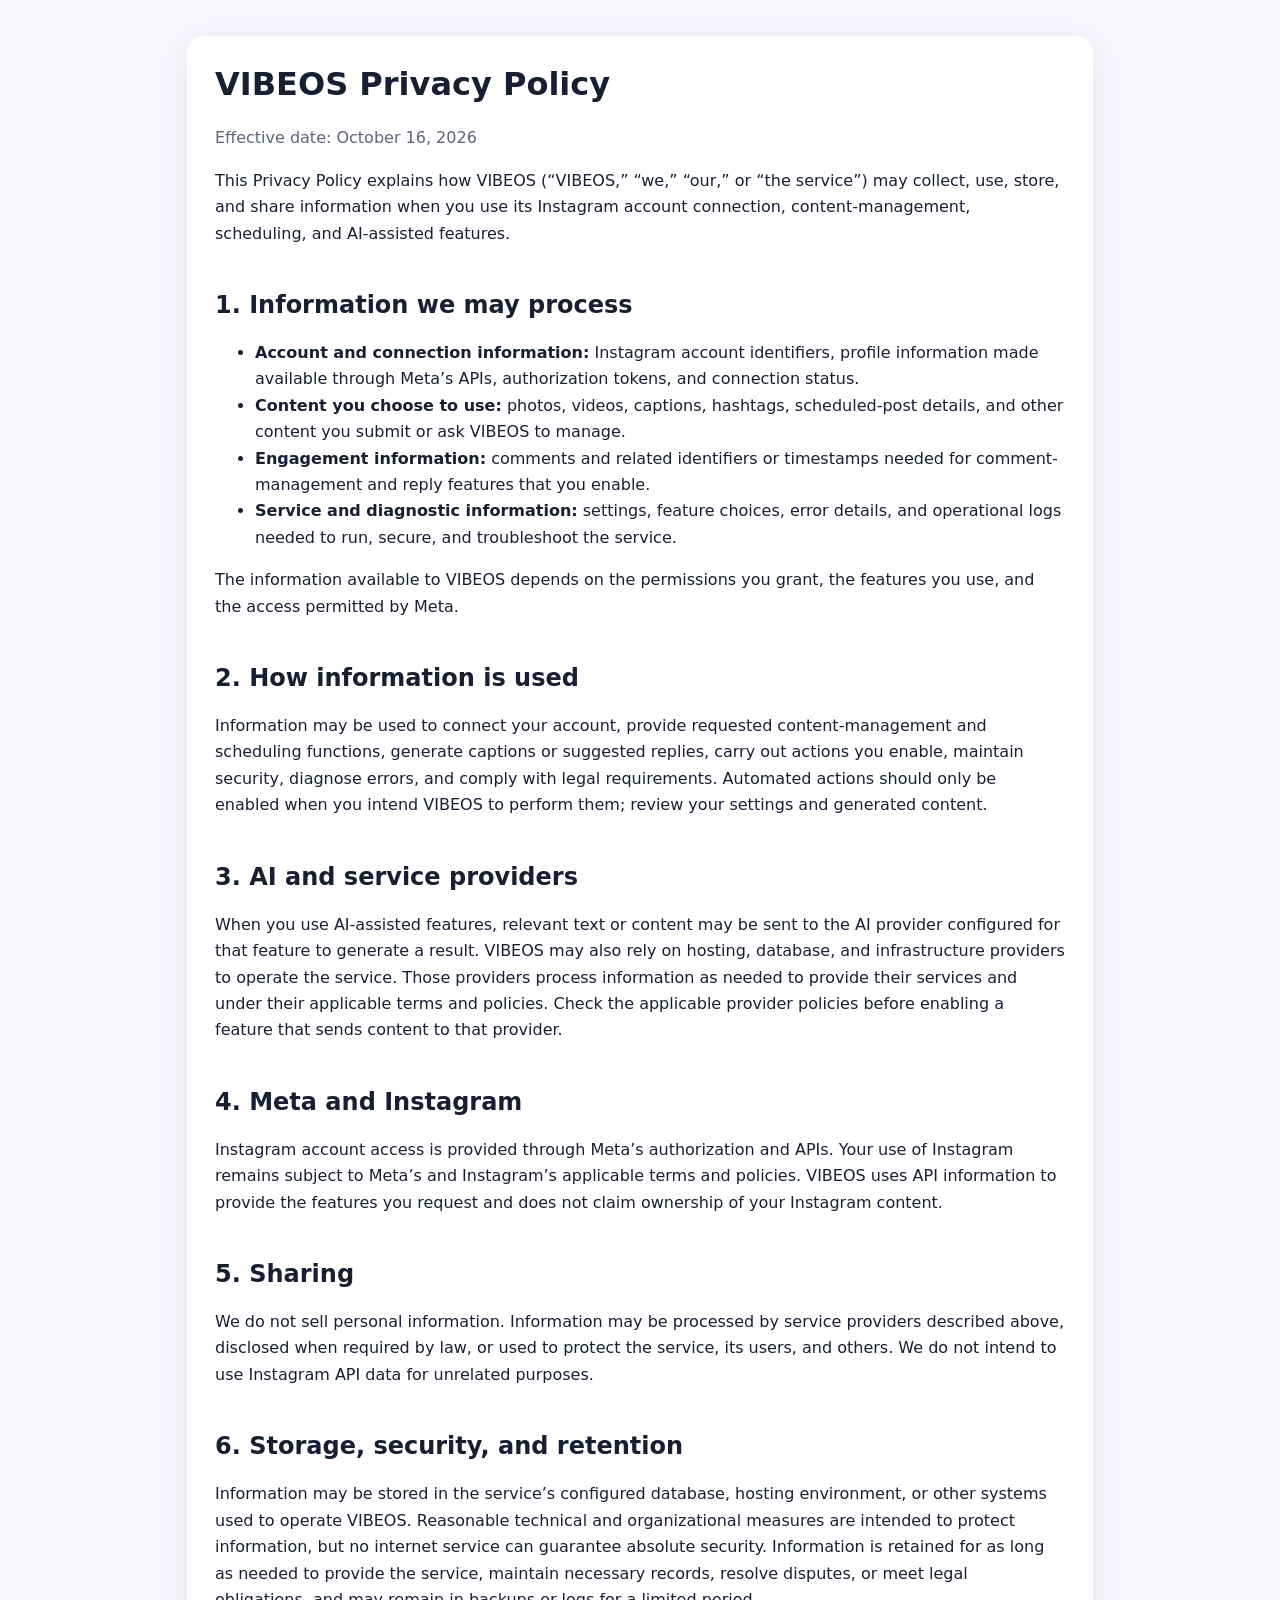
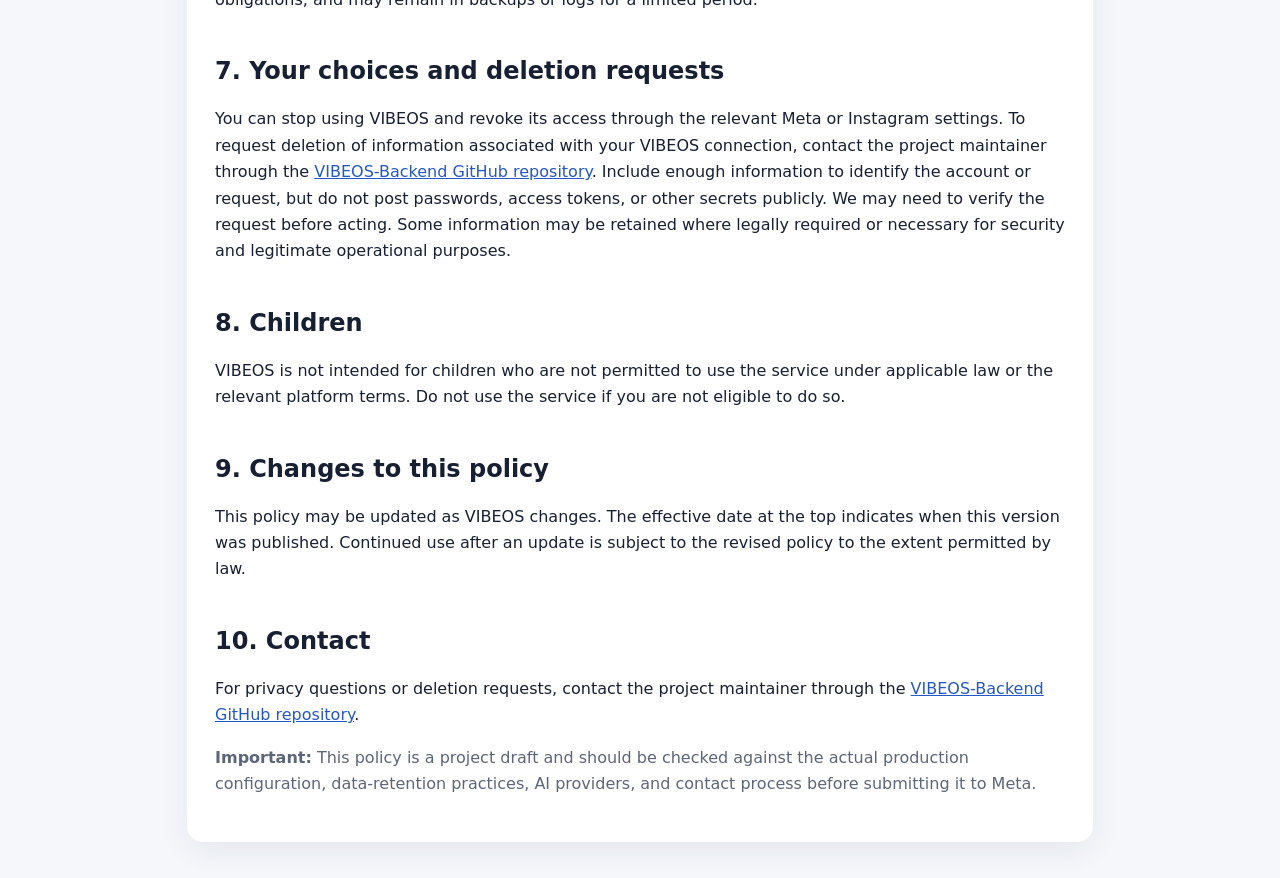
<file: privacy-policy.html>
<!doctype html>
<html lang="en">
<head>
  <meta charset="utf-8">
  <meta name="viewport" content="width=device-width, initial-scale=1">
  <meta name="robots" content="index,follow">
  <title>VIBEOS Privacy Policy</title>
  <style>
    :root { color-scheme: light; }
    body { margin: 0; font: 16px/1.65 system-ui, -apple-system, Segoe UI, Roboto, sans-serif; color: #172033; background: #f5f7fb; }
    main { max-width: 850px; margin: 36px auto; padding: 28px; background: #fff; border-radius: 16px; box-shadow: 0 8px 30px rgba(20,35,70,.08); }
    h1, h2 { line-height: 1.25; } h1 { margin-top: 0; } h2 { margin-top: 1.8em; }
    .muted { color: #5c667a; } a { color: #2458c6; overflow-wrap: anywhere; }
    @media (max-width: 600px) { main { margin: 0; padding: 22px 18px; border-radius: 0; } }
  </style>
</head>
<body>
<main>
  <h1>VIBEOS Privacy Policy</h1>
  <p class="muted">Effective date: October 16, 2026</p>
  <p>This Privacy Policy explains how VIBEOS (“VIBEOS,” “we,” “our,” or “the service”) may collect, use, store, and share information when you use its Instagram account connection, content-management, scheduling, and AI-assisted features.</p>

  <h2>1. Information we may process</h2>
  <ul>
    <li><strong>Account and connection information:</strong> Instagram account identifiers, profile information made available through Meta’s APIs, authorization tokens, and connection status.</li>
    <li><strong>Content you choose to use:</strong> photos, videos, captions, hashtags, scheduled-post details, and other content you submit or ask VIBEOS to manage.</li>
    <li><strong>Engagement information:</strong> comments and related identifiers or timestamps needed for comment-management and reply features that you enable.</li>
    <li><strong>Service and diagnostic information:</strong> settings, feature choices, error details, and operational logs needed to run, secure, and troubleshoot the service.</li>
  </ul>
  <p>The information available to VIBEOS depends on the permissions you grant, the features you use, and the access permitted by Meta.</p>

  <h2>2. How information is used</h2>
  <p>Information may be used to connect your account, provide requested content-management and scheduling functions, generate captions or suggested replies, carry out actions you enable, maintain security, diagnose errors, and comply with legal requirements. Automated actions should only be enabled when you intend VIBEOS to perform them; review your settings and generated content.</p>

  <h2>3. AI and service providers</h2>
  <p>When you use AI-assisted features, relevant text or content may be sent to the AI provider configured for that feature to generate a result. VIBEOS may also rely on hosting, database, and infrastructure providers to operate the service. Those providers process information as needed to provide their services and under their applicable terms and policies. Check the applicable provider policies before enabling a feature that sends content to that provider.</p>

  <h2>4. Meta and Instagram</h2>
  <p>Instagram account access is provided through Meta’s authorization and APIs. Your use of Instagram remains subject to Meta’s and Instagram’s applicable terms and policies. VIBEOS uses API information to provide the features you request and does not claim ownership of your Instagram content.</p>

  <h2>5. Sharing</h2>
  <p>We do not sell personal information. Information may be processed by service providers described above, disclosed when required by law, or used to protect the service, its users, and others. We do not intend to use Instagram API data for unrelated purposes.</p>

  <h2>6. Storage, security, and retention</h2>
  <p>Information may be stored in the service’s configured database, hosting environment, or other systems used to operate VIBEOS. Reasonable technical and organizational measures are intended to protect information, but no internet service can guarantee absolute security. Information is retained for as long as needed to provide the service, maintain necessary records, resolve disputes, or meet legal obligations, and may remain in backups or logs for a limited period.</p>

  <h2>7. Your choices and deletion requests</h2>
  <p>You can stop using VIBEOS and revoke its access through the relevant Meta or Instagram settings. To request deletion of information associated with your VIBEOS connection, contact the project maintainer through the <a href="https://github.com/icecorporationlimited-dot/VIBEOS-Backend">VIBEOS-Backend GitHub repository</a>. Include enough information to identify the account or request, but do not post passwords, access tokens, or other secrets publicly. We may need to verify the request before acting. Some information may be retained where legally required or necessary for security and legitimate operational purposes.</p>

  <h2>8. Children</h2>
  <p>VIBEOS is not intended for children who are not permitted to use the service under applicable law or the relevant platform terms. Do not use the service if you are not eligible to do so.</p>

  <h2>9. Changes to this policy</h2>
  <p>This policy may be updated as VIBEOS changes. The effective date at the top indicates when this version was published. Continued use after an update is subject to the revised policy to the extent permitted by law.</p>

  <h2>10. Contact</h2>
  <p>For privacy questions or deletion requests, contact the project maintainer through the <a href="https://github.com/icecorporationlimited-dot/VIBEOS-Backend">VIBEOS-Backend GitHub repository</a>.</p>

  <p class="muted"><strong>Important:</strong> This policy is a project draft and should be checked against the actual production configuration, data-retention practices, AI providers, and contact process before submitting it to Meta.</p>
</main>
</body>
</html>
</file>
